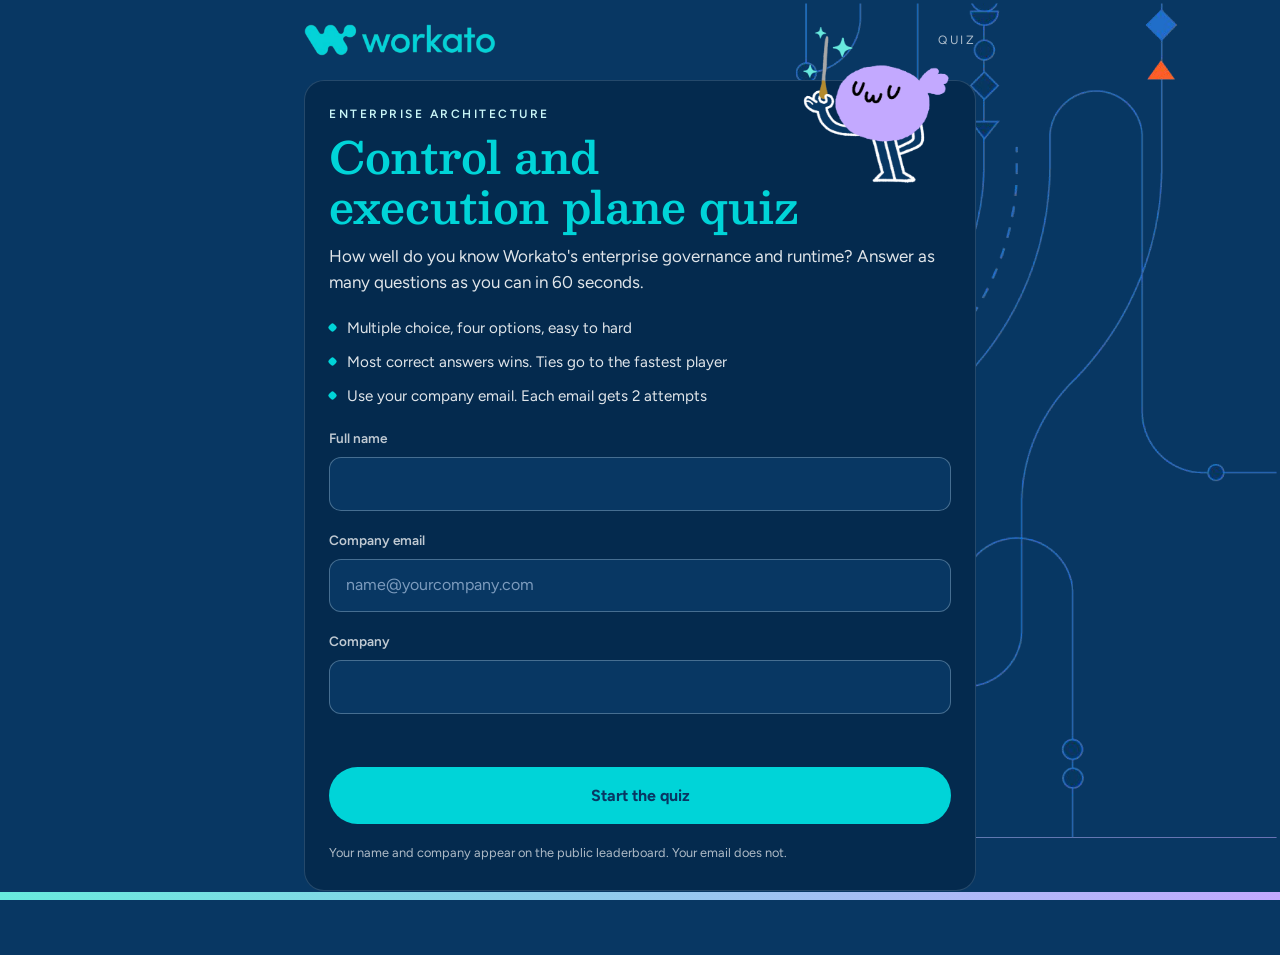
<file: index.html>
<!doctype html>
<html lang="en">
<head>
<meta charset="utf-8">
<meta name="viewport" content="width=device-width, initial-scale=1">
<title>Control and execution plane quiz | Workato</title>
<link rel="icon" href="assets/icon-teal.png">
<link rel="stylesheet" href="brand.css">
<style>
  .topline { display:flex; justify-content:space-between; align-items:center; gap:1rem; margin-bottom:.75rem; color:var(--muted); font-size:.9rem; }
  .timer { font-size:2rem; line-height:1; font-weight:600; color:var(--text); font-variant-numeric:tabular-nums; }
  .timer.low { color:var(--danger); }
  .bar { height:6px; background:var(--surface); border-radius:99px; overflow:hidden; margin-bottom:1.25rem; }
  .bar > div { height:100%; width:100%; background:var(--grad); transition:width .2s linear; }
  .qtext { font-size:1.15rem; line-height:1.5; font-weight:500; margin:.75rem 0 1rem; color:var(--text); }
  @media (min-width:640px){ .qtext { font-size:1.4rem; } }
  .opt { display:flex; gap:.75rem; align-items:flex-start; width:100%; text-align:left; margin-top:.625rem; padding:.9rem 1rem;
         background:var(--blue-400); border:1px solid var(--border-light); border-radius:var(--r-lg); color:var(--text); font:inherit; cursor:pointer; }
  .opt .k { flex:none; width:1.6rem; height:1.6rem; border-radius:50%; border:1px solid var(--border); display:grid; place-items:center; font-size:.8rem; color:var(--teal); }
  .opt:hover:not(:disabled) { border-color:var(--hero-teal); background:var(--lift); }
  .opt.correct { border-color:var(--green-100); background:rgba(200,232,50,.16); }
  .opt.wrong { border-color:var(--coral); background:rgba(255,106,61,.16); }
  .opt:disabled { cursor:default; }
  .standing { display:grid; gap:.25rem; }
  .bigrank { font-family:var(--display); font-size:3.5rem; line-height:1; font-weight:700; color:var(--hero-teal); font-variant-numeric:tabular-nums; }
  .minirow td:first-child { width:3rem; }
  .exit { margin-top:1.25rem; padding:1rem; border-radius:var(--r-xl); border:1px solid var(--border); background:var(--surface); text-align:center; line-height:1.6; }
  .actions { display:flex; gap:.75rem; flex-wrap:wrap; }
  .actions .btn { flex:1 1 12rem; margin-top:1.25rem; }
  .live { display:inline-flex; align-items:center; gap:.4rem; font-size:.75rem; color:var(--muted); }
  .live i { width:8px; height:8px; border-radius:50%; background:var(--green-100); display:inline-block; }
  .herohead { padding-right:6.5rem; } @media (min-width:640px){ .herohead { padding-right:9rem; } }
  .dewymini { width:46px; height:46px; object-fit:contain; margin-right:.25rem; }
  .topleft { display:flex; align-items:center; gap:.5rem; }
</style>
</head>
<body>
<div class="shell">
  <div class="brandbar">
    <img src="assets/logo-teal.png" alt="Workato">
    <span class="tag">Quiz</span>
  </div>

  <!-- REGISTER -->
  <section class="card" id="screen-register">
    <img class="dewy dewy-corner" src="assets/dewy-wand.png" alt="">
    <div class="herohead">
    <p class="pre">Enterprise architecture</p>
    <h1>Control and execution plane quiz</h1>
    </div>
    <p class="lead">How well do you know Workato's enterprise governance and runtime? Answer as many questions as you can in 60 seconds.</p>
    <ul class="rules">
      <li>Multiple choice, four options, easy to hard</li>
      <li>Most correct answers wins. Ties go to the fastest player</li>
      <li>Use your company email. Each email gets 2 attempts</li>
    </ul>
    <label for="name">Full name</label>
    <input id="name" type="text" autocomplete="name" maxlength="80">
    <label for="email">Company email</label>
    <input id="email" type="email" autocomplete="email" maxlength="120" placeholder="name@yourcompany.com">
    <label for="company">Company</label>
    <input id="company" type="text" autocomplete="organization" maxlength="80">
    <div class="field-error" id="regErr" role="alert"></div>
    <button class="btn full" id="startBtn">Start the quiz</button>
    <p class="muted" style="margin:1rem 0 0;font-size:.8rem">Your name and company appear on the public leaderboard. Your email does not.</p>
  </section>

  <!-- GAME -->
  <section class="card hidden" id="screen-game" aria-live="polite">
    <div class="topline">
      <span class="topleft"><img id="dewyMini" class="dewy dewymini" src="assets/dewy-point.png" alt=""><span><span id="qCount"></span> &nbsp;|&nbsp; <span id="scoreNow"></span></span></span>
      <span class="timer" id="timer">60</span>
    </div>
    <div class="bar"><div id="barFill"></div></div>
    <span class="badge" id="qTag"></span>
    <p class="qtext" id="qText"></p>
    <div id="opts"></div>
  </section>

  <!-- RESULT -->
  <section class="hidden" id="screen-result">
    <div class="card">
      <img class="dewy dewy-corner" id="dewyResult" src="assets/dewy-jump.png" alt="">
      <div class="herohead">
      <p class="pre" id="resPre">Time's up</p>
      <h1 id="resTitle">Your result</h1>
      </div>
      <p class="lead" id="resSub"></p>
      <div class="metrics">
        <div class="metric ok"><small>Correct</small><b id="rCorrect">0</b></div>
        <div class="metric bad"><small>Wrong</small><b id="rWrong">0</b></div>
        <div class="metric time"><small>Time on correct</small><b id="rTime">0s</b></div>
      </div>
      <div class="muted" id="saveStatus"></div>
      <button class="btn secondary hidden" id="retryBtn" style="margin-top:.75rem">Retry saving result</button>
    </div>

    <div class="card accent" id="standingCard">
      <div style="display:flex;justify-content:space-between;align-items:center;gap:1rem;flex-wrap:wrap">
        <h2>Your standing</h2>
        <span class="live"><i></i>Updates every 10 seconds</span>
      </div>
      <div class="standing" id="standing"><span class="muted">Calculating your rank...</span></div>
      <div class="tablewrap hidden" id="miniWrap" style="margin-top:1rem">
        <table><thead><tr><th>Rank</th><th>Player</th><th>Company</th><th class="num">Correct</th><th class="num">Time</th></tr></thead><tbody id="miniBody"></tbody></table>
      </div>
      <div class="actions">
        <a class="btn secondary" href="leaderboard.html" target="_blank" rel="noopener">Open full leaderboard</a>
      </div>
    </div>

    <div class="card">
      <div class="actions" style="margin-top:-1.25rem">
        <button class="btn hidden" id="againBtn">Play again</button>
      </div>
      <div class="field-error" id="againErr" role="alert"></div>
      <div class="exit hidden" id="exitMsg">
        You have used all of your attempts. Thank you for playing.<br>Please close this page. Winners are announced after the session.
      </div>
    </div>
  </section>
</div>

<script src="config.js"></script>
<script src="questions.js"></script>
<script src="rank.js"></script>
<script>
const GAME_SECONDS = 60;
const POINTS = { easy: 10, medium: 20, hard: 30 };
/* First seven questions always include two hard ones (positions 3 and 7); after that hard questions
   appear about once in eight. The sequence is built from the whole bank, so a fast player never runs out. */
const OPENING = ["easy","easy","hard","medium","easy","medium","hard"];
const CYCLE   = ["easy","medium","easy","hard","medium","easy","medium","easy"];

const $ = id => document.getElementById(id);
const DEWY = { point: "assets/dewy-point.png", cheer: "assets/dewy-cheer.png", think: "assets/dewy-clipboard.png" };
Object.values(DEWY).forEach(u => { const i = new Image(); i.src = u; });
const dewyMood = m => { $("dewyMini").src = DEWY[m]; };
const shuffle = a => { a = a.slice(); for (let i = a.length - 1; i > 0; i--) { const j = Math.floor(Math.random() * (i + 1)); [a[i], a[j]] = [a[j], a[i]]; } return a; };
const show = id => ["screen-register","screen-game","screen-result"].forEach(s => $(s).classList.toggle("hidden", s !== id));

/* ---------- question rotation: random order, unseen questions first (remembered per email on this device) ---------- */
const SEEN_KEY = "wq_seen_v2";
const qid = t => { let h = 5381; for (const c of t) h = ((h << 5) + h + c.charCodeAt(0)) | 0; return String(h); };
function loadSeen(email) { try { return new Set((JSON.parse(localStorage.getItem(SEEN_KEY) || "{}")[email]) || []); } catch (e) { return new Set(); } }
function saveSeen(email, set) { try { const all = JSON.parse(localStorage.getItem(SEEN_KEY) || "{}"); all[email] = [...set]; localStorage.setItem(SEEN_KEY, JSON.stringify(all)); } catch (e) {} }

function buildSequence(email) {
  const seen = loadSeen(email), pools = {};
  for (const lvl of ["easy", "medium", "hard"]) {
    const items = BANK[lvl].map(it => ({ ...it, level: lvl, id: qid(it.q) }));
    pools[lvl] = [...shuffle(items.filter(i => !seen.has(i.id))), ...shuffle(items.filter(i => seen.has(i.id)))];
  }
  const order = { easy: ["easy","medium","hard"], medium: ["medium","easy","hard"], hard: ["hard","medium","easy"] };
  const seq = [];
  for (let i = 0; ; i++) {
    const want = i < OPENING.length ? OPENING[i] : CYCLE[(i - OPENING.length) % CYCLE.length];
    const lvl = order[want].find(l => pools[l].length);
    if (!lvl) break;
    const it = pools[lvl].shift();
    const opts = shuffle([it.a, ...it.w]);
    seq.push({ id: it.id, level: lvl, q: it.q, opts, ans: opts.indexOf(it.a) });
  }
  return seq;
}

/* ---------- registration ---------- */
let S = null, standingTimer = null;

$("startBtn").onclick = async () => {
  const name = $("name").value.trim(), email = $("email").value.trim().toLowerCase(), company = $("company").value.trim();
  const err = $("regErr"); err.textContent = "";
  if (name.length < 2) return err.textContent = "Enter your full name.";
  const problem = Quiz.workEmailProblem(email); if (problem) return err.textContent = problem;
  if (company.length < 2) return err.textContent = "Enter your company name.";
  const btn = $("startBtn"); btn.disabled = true; btn.textContent = "Checking...";
  const msg = await startGame(name, email, company);
  if (msg) err.textContent = msg;
  btn.disabled = false; btn.textContent = "Start the quiz";
};

async function startGame(name, email, company) {
  if (/PASTE_/.test(QUIZ_API_KEY)) return "This site is not configured yet: add the API key in config.js.";
  try {
    const res = await Quiz.api({ action: "start", name, email, company });
    if (!res.ok) {
      return res.error === "limit" ? "This email has no attempts left. Contact the organiser if you think this is a mistake." : (res.error || "Could not start. Try again.");
    }
    S = { id: res.id, attempt: Quiz.num(res.attempt) || 1, max: Quiz.num(res.max) || 2, name, email, company,
          qs: buildSequence(email), i: 0, correct: 0, wrong: 0, answered: 0, points: 0, correctMs: 0,
          startedAt: 0, shownAt: 0, locked: false, done: false, rid: null };
    clearInterval(standingTimer);
    show("screen-game"); beginGame(); return "";
  } catch (e) {
    console.error(e);
    return "Could not reach the quiz server. Check your connection and try again.";
  }
}

/* ---------- game ---------- */
function beginGame() {
  S.startedAt = performance.now(); S.endAt = S.startedAt + GAME_SECONDS * 1000;
  renderQ();
  S.tick = setInterval(() => {
    const left = Math.max(0, S.endAt - performance.now());
    $("timer").textContent = Math.ceil(left / 1000);
    $("timer").classList.toggle("low", left <= 10000);
    $("barFill").style.width = (left / (GAME_SECONDS * 1000) * 100) + "%";
    if (left <= 0) finish();
  }, 100);
}

function renderQ() {
  const q = S.qs[S.i], seen = loadSeen(S.email); seen.add(q.id); saveSeen(S.email, seen);
  $("qCount").textContent = "Question " + (S.i + 1);
  $("scoreNow").textContent = S.correct + " correct";
  const tag = $("qTag"); tag.textContent = q.level[0].toUpperCase() + q.level.slice(1); tag.className = "badge " + q.level;
  $("qText").textContent = q.q;
  const box = $("opts"); box.innerHTML = "";
  q.opts.forEach((t, idx) => {
    const b = document.createElement("button"); b.className = "opt"; b.type = "button";
    b.innerHTML = '<span class="k">' + "ABCD"[idx] + '</span><span>' + Quiz.esc(t) + '</span>';
    b.onclick = () => answer(idx, b); box.appendChild(b);
  });
  dewyMood("point");
  S.locked = false; S.shownAt = performance.now();
}

function answer(idx, btn) {
  if (S.locked || S.done) return; S.locked = true;
  const q = S.qs[S.i], took = performance.now() - S.shownAt, ok = idx === q.ans;
  S.answered++;
  if (ok) { S.correct++; S.correctMs += took; S.points += POINTS[q.level]; } else S.wrong++;
  $("scoreNow").textContent = S.correct + " correct";
  dewyMood(ok ? "cheer" : "think");
  btn.classList.add(ok ? "correct" : "wrong");
  if (!ok) $("opts").children[q.ans].classList.add("correct");
  [...$("opts").children].forEach(b => b.disabled = true);
  setTimeout(() => { if (S.done) return; S.i++; if (S.i >= S.qs.length) finish(); else renderQ(); }, ok ? 350 : 800);
}

async function finish() {
  if (S.done) return; S.done = true; clearInterval(S.tick);
  S.durationMs = Math.min(GAME_SECONDS * 1000, performance.now() - S.startedAt);
  const allDone = S.i >= S.qs.length;
  $("resPre").textContent = allDone ? "You answered every question" : "Time's up";
  $("resTitle").textContent = S.name.split(" ")[0] + ", here is your result";
  $("resSub").textContent = "Attempt " + S.attempt + " of " + S.max + ". You answered " + S.answered + " question" + (S.answered === 1 ? "" : "s") + ".";
  $("rCorrect").textContent = S.correct; $("rWrong").textContent = S.wrong; $("rTime").textContent = Quiz.fmtTime(S.correctMs / 1000);
  $("againBtn").classList.add("hidden"); $("exitMsg").classList.add("hidden"); $("againErr").textContent = "";
  $("standing").innerHTML = '<span class="muted">Calculating your rank...</span>'; $("miniWrap").classList.add("hidden");
  $("dewyResult").src = S.correct >= 10 ? "assets/dewy-jump.png" : S.correct >= 5 ? "assets/dewy-walk.png" : "assets/dewy-laptop.png";
  show("screen-result"); await save();
}

async function save() {
  const st = $("saveStatus"), rb = $("retryBtn"); rb.classList.add("hidden"); st.textContent = "Saving your result...";
  try {
    const res = await Quiz.api({ action: "finish", id: S.id, email: S.email, correct: S.correct, wrong: S.wrong, answered: S.answered,
      points: S.points, correctTimeMs: Math.round(S.correctMs), durationMs: Math.round(S.durationMs) });
    if (!res.ok) throw new Error(res.error || "save failed");
    S.rid = res.rid || null; st.textContent = "Result saved.";
    afterSave();
  } catch (e) {
    st.textContent = "Could not save your result. Check your connection and retry.";
    rb.classList.remove("hidden"); rb.onclick = save;
  }
}

function afterSave() {
  const left = S.max - S.attempt, again = $("againBtn");
  if (left > 0) {
    again.textContent = left === 1 ? "Play again (last attempt)" : "Play again (" + left + " attempts left)";
    again.classList.remove("hidden");
    again.onclick = async () => {
      again.disabled = true; again.textContent = "Checking...";
      const msg = await startGame(S.name, S.email, S.company);
      if (msg) { $("againErr").textContent = msg; again.disabled = false; again.textContent = "Play again"; } else again.disabled = false;
    };
  } else $("exitMsg").classList.remove("hidden");
  refreshStanding(); clearInterval(standingTimer); standingTimer = setInterval(refreshStanding, 10000);
}

/* ---------- live standing ---------- */
async function refreshStanding() {
  try {
    const r = await Quiz.api({ action: "leaderboard" });
    if (!r.ok) throw new Error(r.error || "leaderboard failed");
    renderStanding(r.rows || []);
  } catch (e) {
    if (!$("standing").dataset.ok) $("standing").innerHTML = '<span class="muted">Your standing is not available right now. Retrying...</span>';
  }
}

function renderStanding(rows) {
  const list = Quiz.standings(rows), raw = rows.find(r => r.rid && r.rid === S.rid);
  const box = $("standing");
  if (!raw) { box.innerHTML = '<span class="muted">Your game is saved, but it is not on the leaderboard (it may have been flagged as too slow).</span>'; return; }
  const me = list.find(p => p.key === raw.key) || list[0];
  const total = list.length, isBest = me.rid === raw.rid;
  box.dataset.ok = "1";
  box.innerHTML = '<div class="bigrank">#' + me.rank + '</div><div>of ' + total + ' player' + (total === 1 ? "" : "s") + ' on the leaderboard</div>' +
    '<div class="muted">' + (isBest ? "This attempt is your best score." : "Your best attempt counts: " + me.correct + " correct in " + Quiz.fmtTime(me.time) + ".") + '</div>';
  const top = list.slice(0, 5); if (!top.includes(me)) top.push(me);
  $("miniBody").innerHTML = top.map(p => '<tr class="minirow' + (p === me ? " you" : "") + '"><td class="rankcell">#' + p.rank + '</td><td>' + Quiz.esc(p.name) + (p === me ? ' (you)' : '') +
    '</td><td>' + Quiz.esc(p.company) + '</td><td class="num">' + p.correct + '</td><td class="num">' + Quiz.fmtTime(p.time) + '</td></tr>').join("");
  $("miniWrap").classList.remove("hidden");
}
</script>
</body>
</html>
</file>
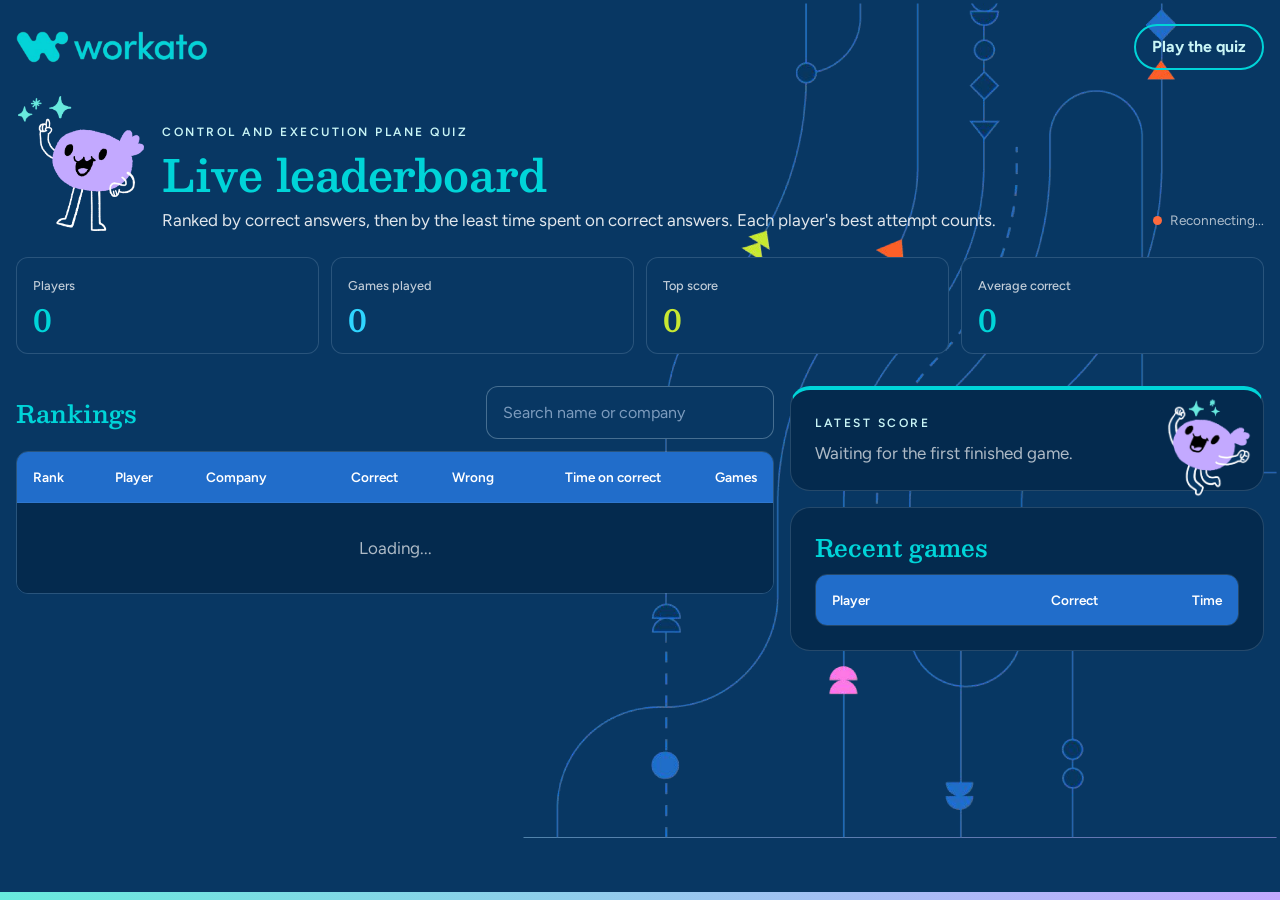
<file: leaderboard.html>
<!doctype html>
<html lang="en">
<head>
<meta charset="utf-8">
<meta name="viewport" content="width=device-width, initial-scale=1">
<title>Live leaderboard | Workato quiz</title>
<link rel="icon" href="assets/icon-teal.png">
<link rel="stylesheet" href="brand.css">
<style>
  .head { display:flex; justify-content:space-between; align-items:flex-end; gap:1rem; flex-wrap:wrap; margin-bottom:1.5rem; }
  .live { display:inline-flex; align-items:center; gap:.5rem; font-size:.85rem; color:var(--muted); }
  .live i { width:9px; height:9px; border-radius:50%; background:var(--green-100); display:inline-block; box-shadow:0 0 0 0 rgba(200,232,50,.6); animation:pulse 2s infinite; }
  .live.err i { background:var(--coral); animation:none; }
  @keyframes pulse { 70% { box-shadow:0 0 0 8px rgba(200,232,50,0); } 100% { box-shadow:0 0 0 0 rgba(200,232,50,0); } }
  .tiles { display:grid; grid-template-columns:repeat(auto-fit, minmax(11rem, 1fr)); gap:.75rem; margin-bottom:1rem; }
  .layout { display:grid; gap:1rem; grid-template-columns:minmax(0,1fr); }
  @media (min-width:1024px){ .layout { grid-template-columns:minmax(0,1.6fr) minmax(0,1fr); align-items:start; } }
  .podium { display:grid; grid-template-columns:repeat(3, minmax(0,1fr)); gap:.75rem; margin-bottom:1rem; }
  .pod { background:var(--card-dark); border:1px solid var(--border-light); border-radius:var(--r-xl); padding:1rem; border-top:4px solid var(--mid); min-width:0; }
  .pod.p1 { border-top-color:var(--hero-teal); background:var(--blue-200); }
  .pod.p2 { border-top-color:var(--cyan-100); } .pod.p3 { border-top-color:var(--violet-100); }
  .pod .r { font-size:.75rem; letter-spacing:2.5px; text-transform:uppercase; color:var(--teal-50); font-weight:600; }
  .pod .n { font-size:1.05rem; font-weight:600; margin:.35rem 0 .1rem; overflow-wrap:anywhere; }
  .pod .c { color:var(--text-3); font-size:.85rem; overflow-wrap:anywhere; }
  .pod .s { margin-top:.6rem; font-size:1.5rem; font-weight:600; color:var(--text); font-variant-numeric:tabular-nums; }
  .pod .s small { font-size:.8rem; color:var(--muted); font-weight:400; }
  .latest .big { font-family:var(--display); font-size:3.5rem; line-height:1; font-weight:700; color:var(--hero-teal); font-variant-numeric:tabular-nums; }
  .latest .who { font-size:1.2rem; font-weight:600; margin-top:.5rem; overflow-wrap:anywhere; }
  .flash { animation:flash 1.6s ease-out; }
  @keyframes flash { from { background:rgba(0,212,216,.30); } to { background:var(--card-dark); } }
  .searchrow { display:flex; gap:.75rem; align-items:center; justify-content:space-between; margin-bottom:.75rem; flex-wrap:wrap; }
  .searchrow input { max-width:18rem; }
  .empty { padding:2rem 1rem; text-align:center; color:var(--muted); }
  .dewyhead { width:130px; flex:none; }
  .latest .dewy { position:absolute; right:.75rem; top:.5rem; width:84px; }
  @media (max-width:639px){ .dewyhead { display:none; } }
  @media (max-width:639px){ .podium { grid-template-columns:1fr; } }
</style>
</head>
<body>
<div class="shell wide">
  <div class="brandbar">
    <img src="assets/logo-teal.png" alt="Workato">
    <a class="btn secondary" href="index.html" style="padding:.5rem 1rem">Play the quiz</a>
  </div>

  <div class="head">
    <img class="dewy dewyhead" src="assets/dewy-cheer.png" alt="">
    <div style="flex:1 1 20rem">
      <p class="pre">Control and execution plane quiz</p>
      <h1>Live leaderboard</h1>
      <p class="lead" style="margin-top:.5rem">Ranked by correct answers, then by the least time spent on correct answers. Each player's best attempt counts.</p>
    </div>
    <span class="live" id="live"><i></i><span id="liveText">Connecting...</span></span>
  </div>

  <div class="tiles">
    <div class="metric"><small>Players</small><b id="tPlayers">0</b></div>
    <div class="metric time"><small>Games played</small><b id="tGames">0</b></div>
    <div class="metric ok"><small>Top score</small><b id="tTop">0</b></div>
    <div class="metric"><small>Average correct</small><b id="tAvg">0</b></div>
  </div>

  <div class="podium" id="podium"></div>

  <div class="layout">
    <div>
      <div class="searchrow">
        <h2>Rankings</h2>
        <input id="search" type="text" placeholder="Search name or company" aria-label="Search name or company">
      </div>
      <div class="tablewrap">
        <table>
          <thead><tr><th>Rank</th><th>Player</th><th>Company</th><th class="num">Correct</th><th class="num">Wrong</th><th class="num">Time on correct</th><th class="num">Games</th></tr></thead>
          <tbody id="body"><tr><td colspan="7" class="empty">Loading...</td></tr></tbody>
        </table>
      </div>
    </div>

    <aside>
      <div class="card accent latest" id="latestCard">
        <img class="dewy" src="assets/dewy-jump.png" alt="">
        <p class="pre">Latest score</p>
        <div id="latest"><span class="muted">Waiting for the first finished game.</span></div>
      </div>
      <div class="card">
        <h2>Recent games</h2>
        <div class="tablewrap" style="margin-top:.75rem">
          <table><thead><tr><th>Player</th><th class="num">Correct</th><th class="num">Time</th></tr></thead><tbody id="recent"></tbody></table>
        </div>
      </div>
    </aside>
  </div>
</div>

<script src="config.js"></script>
<script src="rank.js"></script>
<script>
const $ = id => document.getElementById(id);
const REFRESH_MS = 8000;
let lastLatestRid = null, lastRows = [];

function podium(list) {
  const labels = ["First", "Second", "Third"];
  $("podium").innerHTML = [0, 1, 2].map(i => {
    const p = list[i];
    return p ? '<div class="pod p' + (i + 1) + '"><div class="r">' + labels[i] + '</div><div class="n">' + Quiz.esc(p.name) + '</div><div class="c">' + Quiz.esc(p.company) +
      '</div><div class="s">' + p.correct + ' <small>correct in ' + Quiz.fmtTime(p.time) + '</small></div></div>'
      : '<div class="pod p' + (i + 1) + '"><div class="r">' + labels[i] + '</div><div class="n muted">Open</div><div class="c">Waiting for a player</div></div>';
  }).join("");
}

function render(rows) {
  lastRows = rows;
  const list = Quiz.standings(rows);
  const games = rows.length, players = list.length;
  $("tPlayers").textContent = players; $("tGames").textContent = games;
  $("tTop").textContent = players ? list[0].correct : 0;
  $("tAvg").textContent = games ? (rows.reduce((s, r) => s + Quiz.num(r.correct), 0) / games).toFixed(1) : "0";
  podium(list);
  drawTable(list);

  const byTime = rows.map(r => ({ ...r, fin: Date.parse(String(r.finished || "").replace(/(\.\d{3})\d+/, "$1")) || 0 })).sort((a, b) => b.fin - a.fin);
  if (byTime.length) {
    const l = byTime[0], pl = list.find(p => p.key === l.key);
    const changed = l.rid !== lastLatestRid; lastLatestRid = l.rid;
    $("latest").innerHTML = '<div class="big">' + Quiz.num(l.correct) + '</div><div class="muted">correct in ' + Quiz.fmtTime(l.time) + '</div>' +
      '<div class="who">' + Quiz.esc(l.name) + '</div><div class="muted">' + Quiz.esc(l.company) + '</div>' +
      (pl ? '<div style="margin-top:.75rem"><span class="badge brand">Now ranked ' + Quiz.ordinal(pl.rank) + ' of ' + players + '</span></div>' : "");
    if (changed) { const c = $("latestCard"); c.classList.remove("flash"); void c.offsetWidth; c.classList.add("flash"); }
    $("recent").innerHTML = byTime.slice(0, 8).map(r => '<tr><td>' + Quiz.esc(r.name) + '</td><td class="num">' + Quiz.num(r.correct) + '</td><td class="num">' + Quiz.fmtTime(r.time) + '</td></tr>').join("");
  }
}

function drawTable(list) {
  const q = $("search").value.trim().toLowerCase();
  const f = q ? list.filter(p => (p.name + " " + p.company).toLowerCase().includes(q)) : list;
  $("body").innerHTML = f.length ? f.map(p => '<tr><td class="rankcell">#' + p.rank + '</td><td>' + Quiz.esc(p.name) + '</td><td>' + Quiz.esc(p.company) +
    '</td><td class="num">' + p.correct + '</td><td class="num">' + p.wrong + '</td><td class="num">' + Quiz.fmtTime(p.time) + '</td><td class="num">' + p.played + '</td></tr>').join("")
    : '<tr><td colspan="7" class="empty">' + (list.length ? "No players match your search." : "No games finished yet. Be the first on the board.") + '</td></tr>';
}

async function tick() {
  const live = $("live");
  try {
    if (/PASTE_/.test(QUIZ_API_KEY)) throw new Error("not configured");
    const r = await Quiz.api({ action: "leaderboard" });
    if (!r.ok) throw new Error(r.error || "failed");
    render(r.rows || []);
    live.classList.remove("err"); $("liveText").textContent = "Live, updated " + new Date().toLocaleTimeString();
  } catch (e) {
    live.classList.add("err");
    $("liveText").textContent = /not configured/.test(e.message) ? "Add the API key in config.js" : "Reconnecting...";
  }
}
$("search").addEventListener("input", () => drawTable(Quiz.standings(lastRows)));
tick(); setInterval(tick, REFRESH_MS);
</script>
</body>
</html>
</file>
<file: brand.css>
/* Workato 2026 official template: Blue 400 ground, Hero Teal headings, Besley titles (sentence case),
   Figtree body, Inconsolata for code. Dewy and flair artwork are cut from the template's graphic library. */
@import url("https://fonts.googleapis.com/css2?family=Besley:wght@500;600;700&family=Figtree:wght@400;500;600;700&family=Inconsolata:wght@500;600&display=swap");

:root {
  /* Template palette (Brand colors, page 6) */
  --blue-400: #083763;     /* Blue 400: page ground */
  --blue-200: #216DCA;     /* Blue 200 */
  --baby-blue: #D3EDFA;    /* Baby Blue */
  --cyan-100: #2FD5FF;     /* Cyan 100 */
  --hero-teal: #00D4D8;    /* Workato Hero Teal 100 */
  --violet-100: #C3A9FF;   /* Dewy Violet 100 */
  --gold-100: #FFC700;     /* Gold 100 */
  --green-100: #C8E832;    /* Green 100 */
  --teal-50: #C9F5F6;      /* Workato Teal 50 */
  --coral: #FF6A3D;        /* flair triangle colour from the template artwork */
  --card-dark: #042A4E;    /* dark blue card (template dark layouts) */
  --lift: #0B4479;         /* hover / input surface, one step above the page */

  /* Aliases used by the page markup */
  --bg: var(--blue-400); --card: var(--card-dark); --surface: var(--lift);
  --mid: #7C9BBD; --light: var(--baby-blue);
  --teal: var(--teal-50); --teal-2: var(--hero-teal); --teal-3: var(--cyan-100);
  --text: #FFFFFF; --text-2: rgba(255,255,255,.88); --text-3: rgba(255,255,255,.75); --muted: rgba(255,255,255,.68);
  --border: rgba(211,237,250,.30); --border-light: rgba(211,237,250,.16);
  --success: var(--green-100); --warning: var(--gold-100); --danger: var(--coral); --info: var(--cyan-100); --purple: var(--violet-100);
  --grad: var(--hero-teal); --grad-dark: var(--blue-200);
  --strip: linear-gradient(90deg, #67EADD 0%, #7EDAE5 25%, #94CAEE 50%, #ADB9F7 75%, #C2A9FF 100%);

  --display: "Besley", "Georgia", serif;
  --font: "Figtree", "Segoe UI", system-ui, sans-serif;
  --mono: "Inconsolata", "SF Mono", monospace;
  --r-md: .5rem; --r-lg: .75rem; --r-xl: 1.25rem; --r-2xl: 1.5rem;
  color-scheme: dark;
}

* { box-sizing: border-box; }
html, body { margin: 0; }
body {
  background: var(--bg) url("assets/flair.png") no-repeat right top / min(62vw, 760px) auto;
  color: var(--text); font-family: var(--font); font-weight: 400; font-size: 15px; line-height: 22px;
  min-height: 100vh; padding: 1.5rem 1rem 4rem; position: relative;
}
body::after { content: ""; position: fixed; left: 0; right: 0; bottom: 0; height: 8px; background: var(--strip); z-index: 50; }
@media (min-width: 640px) { body { font-size: 17px; line-height: 26px; } }

.shell { width: 100%; max-width: 42rem; margin: 0 auto; position: relative; }
.shell.wide { max-width: 90rem; }

.brandbar { display: flex; align-items: center; justify-content: space-between; gap: 1rem; margin-bottom: 1.5rem; }
.brandbar img { height: 32px; width: auto; display: block; }
.brandbar .tag { font-size: .75rem; letter-spacing: 2.5px; text-transform: uppercase; color: var(--muted); }

h1, h2, h3 { margin: 0; font-family: var(--display); font-weight: 600; color: var(--hero-teal); text-wrap: balance; }
h1 { font-size: 30px; line-height: 36px; }
h2 { font-size: 20px; line-height: 26px; }
@media (min-width: 640px) { h1 { font-size: 44px; line-height: 50px; } h2 { font-size: 24px; line-height: 30px; } }
.pre { font-size: 12px; line-height: 18px; letter-spacing: 2.5px; text-transform: uppercase; color: var(--teal-50); margin: 0 0 .5rem; font-weight: 600; }
.lead { color: var(--text-2); margin: .75rem 0 0; }

.card { background: var(--card-dark); border: 1px solid var(--border-light); border-radius: var(--r-xl); padding: 1.5rem; position: relative; }
.card + .card { margin-top: 1rem; }
.accent { border-top: 4px solid var(--hero-teal); }

.rules { list-style: none; margin: 1.25rem 0 .5rem; padding: 0; display: grid; gap: .5rem; color: var(--text-2); font-size: .95rem; }
.rules li { padding-left: 1.1rem; position: relative; }
.rules li::before { content: ""; position: absolute; left: 0; top: .62em; width: 7px; height: 7px; border-radius: 2px; background: var(--hero-teal); transform: rotate(45deg); }

label { display: block; font-size: .85rem; font-weight: 600; color: var(--text-3); margin: 1rem 0 .375rem; }
input[type=text], input[type=email], input[type=password], input[type=number] {
  width: 100%; padding: .8rem 1rem; border-radius: var(--r-lg); border: 1px solid var(--border);
  background: var(--blue-400); color: var(--text); font: inherit; font-size: 1rem;
}
input::placeholder { color: var(--mid); }
input:focus-visible, button:focus-visible, a:focus-visible { outline: 3px solid var(--cyan-100); outline-offset: 2px; }
.field-error { color: #FFB199; font-size: .95rem; min-height: 1.4em; margin-top: .75rem; }

.btn {
  display: inline-flex; align-items: center; justify-content: center; gap: .5rem;
  font: inherit; font-weight: 700; font-size: 1rem; cursor: pointer; border: 2px solid transparent;
  border-radius: 999px; padding: .85rem 1.5rem; color: var(--blue-400); background: var(--hero-teal); text-decoration: none;
}
.btn:hover:not(:disabled) { background: #19e3e7; }
.btn:disabled { opacity: .5; cursor: not-allowed; }
.btn.full { width: 100%; margin-top: 1.25rem; }
.btn.secondary { background: transparent; color: var(--teal-50); border-color: var(--hero-teal); }
.btn.secondary:hover:not(:disabled) { background: rgba(0,212,216,.12); }
.btn.danger { background: var(--coral); color: #fff; }

.badge { display: inline-block; font-size: .75rem; font-weight: 700; padding: .25rem .6rem; border-radius: 999px; border: 1.5px solid currentColor; background: transparent; letter-spacing: .3px; }
.badge.easy { color: var(--green-100); } .badge.medium { color: var(--gold-100); } .badge.hard { color: var(--coral); }
.badge.info { color: var(--cyan-100); } .badge.brand { color: var(--hero-teal); } .badge.purple { color: var(--violet-100); }

.metrics { display: grid; grid-template-columns: repeat(3, minmax(0, 1fr)); gap: .75rem; margin: 1.25rem 0; }
.metric { background: var(--blue-400); border: 1px solid var(--border-light); border-radius: var(--r-lg); padding: .9rem 1rem; }
.metric small { display: block; color: var(--text-3); font-size: .8rem; font-weight: 500; }
.metric b { display: block; font-family: var(--display); font-size: 1.9rem; line-height: 1.2; font-weight: 600; margin-top: .2rem; color: var(--hero-teal); }
.metric.ok b { color: var(--green-100); } .metric.bad b { color: var(--coral); } .metric.time b { color: var(--cyan-100); }

table { width: 100%; border-collapse: collapse; font-variant-numeric: tabular-nums; }
.tablewrap { overflow-x: auto; border-radius: var(--r-lg); border: 1px solid var(--border-light); }
thead th { background: var(--blue-200); text-align: left; font-weight: 600; font-size: .85rem; color: #fff; padding: .75rem 1rem; white-space: nowrap; }
tbody td { padding: .75rem 1rem; border-top: 1px solid rgba(211,237,250,.08); white-space: nowrap; }
tbody tr:nth-child(odd) { background: var(--card-dark); } tbody tr:nth-child(even) { background: #05325C; }
tbody tr.you { background: rgba(0,212,216,.16); box-shadow: inset 4px 0 0 var(--hero-teal); }
td.num, th.num { text-align: right; }
.rankcell { font-weight: 700; color: var(--hero-teal); }
code, .mono { font-family: var(--mono); }

.dewy { display: block; height: auto; pointer-events: none; user-select: none; }
.dewy-corner { position: absolute; right: 1rem; top: -2.25rem; width: 104px; }
@media (min-width: 640px) { .dewy-corner { width: 150px; top: -3.5rem; right: 1.5rem; } }

.hidden { display: none !important; }
.muted { color: var(--muted); }
.sr { position: absolute; width: 1px; height: 1px; overflow: hidden; clip: rect(0 0 0 0); }
@media (prefers-reduced-motion: reduce) { * { transition: none !important; animation: none !important; } }
</file>
